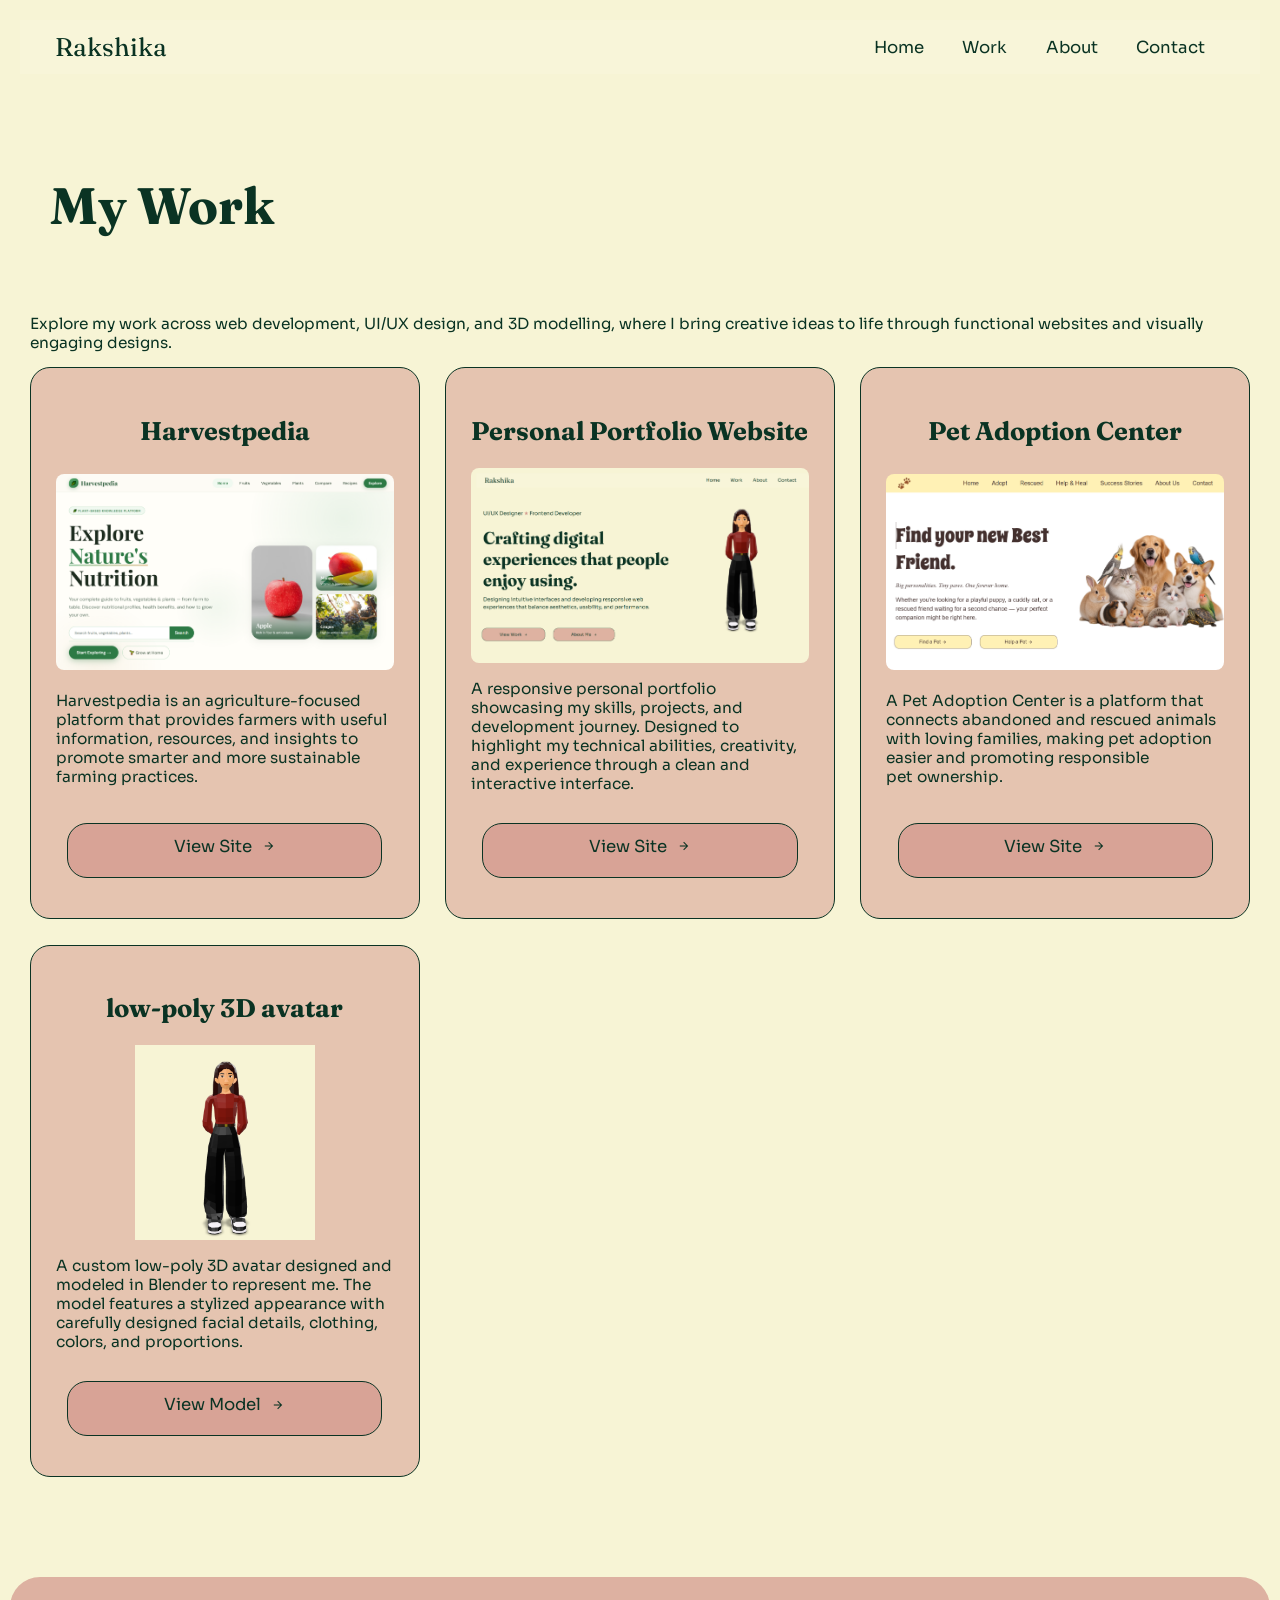
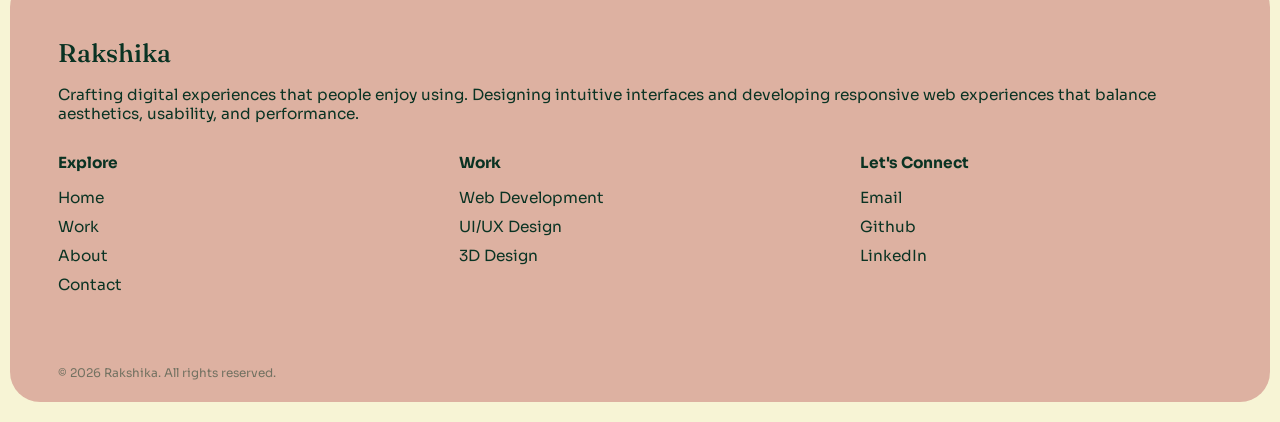
<file: work.html>
<!doctype html>
<html lang="en">
  <head>
    <meta charset="UTF-8" />
    <meta name="viewport" content="width=device-width, initial-scale=1.0" />
    <title>Portfolio</title>
    <link rel="stylesheet" href="styles.css" />
    <link
      href="https://fonts.googleapis.com/css2?family=Audiowide&family=Fraunces:ital,opsz,wght@0,9..144,100..900;1,9..144,100..900&family=Limelight&family=Poppins:ital,wght@0,100;0,200;0,300;0,400;0,500;0,600;0,700;0,800;0,900;1,100;1,200;1,300;1,400;1,500;1,600;1,700;1,800;1,900&display=swap"
      rel="stylesheet"
    />
    <link
      href="https://fonts.googleapis.com/css2?family=Audiowide&family=Fraunces:ital,opsz,wght@0,9..144,100..900;1,9..144,100..900&family=Limelight&family=Poppins:ital,wght@0,100;0,200;0,300;0,400;0,500;0,600;0,700;0,800;0,900;1,100;1,200;1,300;1,400;1,500;1,600;1,700;1,800;1,900&family=Sora:wght@100..800&display=swap"
      rel="stylesheet"
    />
    <link
      rel="icon"
      href="data:image/svg+xml,%3Csvg xmlns='http://www.w3.org/2000/svg' viewBox='0 0 100 100'%3E%3Ctext x='50%25' y='50%25' text-anchor='middle' dominant-baseline='central' font-size='150' fill='white'%3E★%3C/text%3E%3C/svg%3E"
    />

    <link
      rel="stylesheet"
      href="https://fonts.googleapis.com/css2?family=Material+Symbols+Outlined:opsz,wght,FILL,GRAD@20..48,100..700,0..1,-50..200"
    />

    <link
      rel="stylesheet"
      href="https://fonts.googleapis.com/css2?family=Material+Symbols+Outlined:opsz,wght,FILL,GRAD@20..48,100..700,0..1,-50..200"
    />
  </head>
  <body>
    <!----------NAVIGATION BAR ---------->

    <div class="navbar">
      <a href="index.html" class="logo">Rakshika</a>

      <ul class="nav-links" id="navLinks">
        <li><a href="index.html">Home</a></li>
        <li><a href="work.html">Work</a></li>
        <li><a href="about.html">About</a></li>
        <li><a href="contact.html">Contact</a></li>
      </ul>

      <button
        class="hamburger"
        id="hamburger"
        aria-label="Toggle navigation"
        aria-expanded="false"
        aria-controls="navLinks"
      >
        ☰
      </button>
    </div>

    <!----------WORK PAGE CONTENT ---------->
    <div class="work-page">
      <h1>My Work</h1>
      <p>
        Explore my work across web development, UI/UX design, and 3D modelling,
        where I bring creative ideas to life through functional websites and
        visually engaging designs.
      </p>

      <!-- <h2>Web Development</h2> -->
      <div class="work-cards">
        <div class="work-card">
          <h2>Harvestpedia</h2>
          <img
            src="images/Harvestpedia.png"
            alt="Harvestpedia Website Screenshot"
          />

          <p>
            Harvestpedia is an agriculture-focused platform that provides
            farmers with useful information, resources, and insights to promote
            smarter and more sustainable farming practices.
          </p>
          <a
            href="projects/harvestpedia.html"
            class="view-button"
            target="_blank"
            >View Site</a
          >
        </div>
        <div class="work-card">
          <h2>Personal Portfolio Website</h2>
          <img src="../images/Portfolio.png" alt="Personal Portfolio Website Screenshot" />

          <p> A responsive personal portfolio showcasing my skills, projects, and development journey. Designed to highlight my technical abilities, creativity, and experience through a clean and interactive interface.
          </p>
          <a
            href="projects/personal-portfolio.html"
            class="view-button"
            target="_blank"
            >View Site</a
          >
        </div>

        <div class="work-card">
          <h2>Pet Adoption Center</h2>
          <img
            src="images/PetAdoptionCenter.png"
            alt="Pet Adoption Center Website Screenshot"
          />

          <p>
            A Pet Adoption Center is a platform that connects abandoned and
            rescued animals with loving families, making pet adoption easier and
            promoting responsible pet ownership.
          </p>
          <a href="projects/pet-adoption-center.html" class="view-button" target="_blank">View Site</a>
        </div>

        <div class="work-card">
          <h2>low-poly 3D avatar</h2>
          <img
            src="images/3dModel.png"
            alt="3D Model Screenshot"
          />

          <p>
            A custom low-poly 3D avatar designed and modeled in Blender to represent me. The model features a stylized appearance with carefully designed facial details, clothing, colors, and proportions.
          </p>
          <a href="projects/3dmodel.html" class="view-button" target="_blank">View Model</a>
        </div>
      </div>
    </div>
   
   
    <footer>
        <div class="footer-logo">Rakshika</div>
        <p>
          Crafting digital experiences that people enjoy using. Designing
          intuitive interfaces and developing responsive web experiences that
          balance aesthetics, usability, and performance.
        </p>
      </div>
      <div class="footer-grid">
      <div class="footer-column">
        <h3>Explore</h3>
        <a href="index.html">Home</a>
        <a href="work.html">Work</a>
        <a href="about.html">About</a>
        <a href="contact.html">Contact</a>
      </div>
      <div class="footer-column">
        <h3>Work</h3>
        <a href="web.html">Web Development</a>
        <a href="design.html">UI/UX Design</a>
        <a href="3d.html">3D Design</a>
      </div>
      <div class="footer-column">
        <h3>Let's Connect</h3>
        <a href="mailto:v.sai.rakshika@gmail.com">Email</a>
        <a href="https://github.com/V-Sai-Rakshika" target="_blank">Github</a>
        <a href="https://www.linkedin.com/in/sai-rakshika/" target="_blank"
          >LinkedIn</a
        >
      </div>
      </div>
      <div class="footer-bottom">
        <p>© 2026 Rakshika. All rights reserved.</p>
      </div>
    </footer>
    <script src="script.js"></script>
  </body>
</html>
</file>
<file: styles.css>
html {
  font-size: 14px;
  scroll-behavior: smooth;
  scrollbar-color: var(--text) var(--accent);
  scrollbar-width: auto;
}
:root {
  --text: #0a3323;
  --bg: #f7f4d5;
  --accent: #d3968c;
  --bg2: #839958;
  --accent2: #105666;
}
body {
  margin: 20px 10px;
  background-color: var(--bg);
  text-wrap: pretty;
}
ol,
ul {
  list-style: none;
}

::selection {
  background-color: rgba(211, 150, 140, 0.5);
}

/*----------------------------- ARROW -----------------------------*/

.material-symbols-outlined {
  font-family: "Material Symbols Outlined";
  font-size: 20px;
  line-height: 1;

  font-variation-settings:
    "FILL" 0,
    "wght" 400,
    "GRAD" 0,
    "opsz" 24;
}

/*----------------------------- HOME PAGE -----------------------------*/

.home {
  display: flex;
  align-items: center;
  gap: clamp(0px, 1vw, 15px);
  padding: clamp(10px, 2vw, 20px);
}

.home-page-content {
  flex: 1 1 60%;
  min-width: 0;
  max-width: 900px;
  margin-top: clamp(10px, 4vw, 50px);
  color: var(--text);
}

.home-page-content h1 {
  font-size: clamp(2.2rem, 5vw, 5rem);
  font-family: "Fraunces", serif;
  font-weight: 700;
  margin: 0 20px 20px;
}

.home-page-content p {
  max-width: 700px;
  width: auto;
  font-family: "Sora", sans-serif;
  font-size: clamp(1rem, 1.5vw, 1.5rem);
  padding: 0 20px 20px;
  line-height: 1.5;
}
.home-page-define {
  font-family: "Sora", sans-serif;
  font-size: clamp(0.8rem, 1.1vw, 1.1rem);
  padding: 0 20px 20px;
  line-height: 1.5;
}
.hero-model {
  flex: 0 1 40%;
  min-width: 0;
  height: clamp(300px, 40vw, 550px);
  display: flex;
  justify-content: center;
  align-items: center;
  margin-left: clamp(-20px, -1vw, 0px);
}

.hero-model model-viewer {
  width: 100%;
  height: 100%;
  background: transparent;
}

/*----------------------------- NAVIGATION BAR -----------------------------*/

.navbar {
  font-family: "Sora", sans-serif;
  padding: 0 clamp(10px, 3vw, 35px);
  margin: 0 10px;
  display: flex;
  justify-content: space-between;
  align-items: center;
  background-color: rgba(255, 255, 255, 0.1);
  position: relative;
}

.navbar a {
  text-decoration: none;
  color: var(--text);
}

.logo {
  font-size: clamp(1.5rem, 2vw, 2rem);
  font-family: "Fraunces", serif;
}

.nav-links {
  padding: 0 clamp(5px, 2vw, 20px);
  font-size: clamp(1rem, 1.3vw, 1.5rem);
  display: flex;
  align-items: center;
  gap: clamp(15px, 3vw, 3.3rem);
}

.nav-links a {
  position: relative;
  display: inline-block;
  color: var(--text);
  transition:
    transform 0.2s ease-in-out,
    color 0.2s ease-in-out;
}

.nav-links a:hover {
  transform: translateY(-3px);
  color: var(--accent2);
}

.nav-links a:hover::after {
  content: "";
  position: absolute;
  left: 0;
  bottom: -7px;
  width: 100%;
  height: 4px;
  background: var(--accent);
  border-radius: 50px;
}

.hamburger {
  border: none;
  background: none;
  font-size: 1.5rem;
  cursor: pointer;
  display: none;
}

.hamburger:hover {
  color: var(--accent);
}

@media (max-width: 550px) {
  .nav-links {
    display: none;
    position: absolute;
    top: 100%;
    right: 0;

    flex-direction: column;
    align-items: center;
    gap: 0px;

    width: 100px;
    padding: 10px;

    background-color: rgba(247, 244, 213, 0.9);
    border: 1px solid rgba(10, 51, 35, 0.5);
    border-radius: 15px;

    z-index: 1000;
  }
  .nav-links.active {
    display: flex;
  }

  .nav-links a:hover::after {
    content: none;
  }

  .nav-links a {
    padding: 8px 15px;
    border-radius: 10px;
    transition:
      transform 0.2s ease-in-out,
      color 0.2s ease-in-out;
  }

  .nav-links a:hover {
    background-color: rgba(211, 150, 140, 0.3);
    transform: translateY(-3px);
  }

  .hamburger {
    display: block;
  }
}
/*----------------------------- BUTTONS -----------------------------*/

/*----------------------------- HOME PAGE BUTTONS -----------------------------*/

.home-button {
  border: 1px var(--text) solid;
  border-radius: 20px;
  text-align: center;
  color: var(--text);
  font-size: clamp(0.8rem, 1.2vw, 1.2rem);
  font-family: "Sora", sans-serif;
  padding: 15px clamp(20px, 5vw, 100px);
  margin: 30px 15px;
  background-color: rgba(211, 150, 140, 0.7);
  align-items: center;
  justify-content: center;
  gap: 8px;
  text-decoration: none;
}

.home-button::after {
  content: "arrow_forward";
  font-family: "Material Symbols Outlined";
  font-size: clamp(14px, 1vw, 20px);
  line-height: 1;
  vertical-align: middle;
  margin-left: 6px;
}

/*----------------------------- PROJECT PAGE BUTTONS -----------------------------*/

.view-button {
  display: flex;
  width: 75%;
  margin: 15px auto;
  padding: 12px 30px clamp(10px, 2vw, 20px);

  border: 1px solid var(--text);
  border-radius: 20px;
  text-align: center;
  text-decoration: none;
  color: var(--text);
  font-family: "Sora", sans-serif;
  font-size: clamp(0.85rem, 1.3vw, 1.3rem);
  background-color: rgba(211, 150, 140, 0.7);

  align-items: center;
  justify-content: center;
  gap: 4px;

  transition: transform 0.3s ease-in-out;
}

.view-button::after {
  content: "arrow_forward";
  font-family: "Material Symbols Outlined";
  font-size: clamp(14px, 1vw, 20px);
  line-height: 1;
  vertical-align: middle;
  margin-left: 6px;
}

/*----------------------------- BUTTONS HOVER -----------------------------*/

.home-button:hover::after,
.view-button:hover::after {
  content: "arrow_outward";
  font-family: "Material Symbols Outlined";
  font-size: clamp(14px, 1vw, 20px);
  line-height: 1;
  vertical-align: middle;
  margin-left: 6px;
}

.home-button,
.view-button {
  display: inline-flex;
  flex-direction: row;
  align-items: center;
  justify-content: center;
  gap: 4px;
}

.home-button:hover,
.view-button:hover {
  background-color: var(--accent);
  transform: translateY(-3px);
  transition: transform 0.2s ease-in-out;
}

@media (max-width: 768px) {
  .home-button,
  .view-button {
    margin: 10px 15px;
  }
}
@media (max-width: 550px) {
  .home-buttons {
    display: flex;
    flex-direction: column;
    align-items: center;
  }
}
/*----------------------------- PROJECT PAGE-----------------------------*/

/* PROJECT SECTION */

.project-page {
  margin: clamp(50px, 8vw, 100px) clamp(10px, 2vw, 20px);
}

.project-page h1 {
  font-size: clamp(2.2rem, 4vw, 4rem);
  font-family: "Fraunces", serif;
  color: var(--text);
  font-weight: 700;
  margin: 0 20px clamp(30px, 6vw, 90px);
}

.project-cards {
  display: grid;
  grid-template-columns: repeat(3, minmax(0, 1fr));
  gap: clamp(15px, 2vw, 30px);
}

.card {
  min-width: 0;
  border: 1px solid var(--text);
  border-radius: 20px;
  padding: clamp(15px, 2vw, 25px);
  background-color: rgba(211, 150, 140, 0.5);

  display: flex;
  flex-direction: column;
  justify-content: space-between;
  align-items: center;
}

.project-page h2 {
  font-family: "Fraunces", serif;
  color: var(--text);
  font-size: clamp(1.3rem, 2vw, 2rem);
}

.project-page p {
  font-family: "Sora", sans-serif;
  color: var(--text);
  font-size: clamp(0.95rem, 1.2vw, 1.3rem);
}

@media (max-width: 900px) {
  .project-cards {
    grid-template-columns: repeat(2, minmax(0, 1fr));
  }
}

@media (max-width: 550px) {
  .project-cards {
    grid-template-columns: 1fr;
  }
}
/*----------------------------- WORK PAGE -----------------------------*/

.work-page {
  margin: clamp(50px, 8vw, 100px) clamp(10px, 2vw, 20px);
}

.work-page h1 {
  font-size: clamp(2.2rem, 4vw, 4rem);
  font-family: "Fraunces", serif;
  color: var(--text);
  font-weight: 700;
  margin: 0 20px clamp(30px, 6vw, 90px);
}

.work-cards {
  display: grid;
  grid-template-columns: repeat(3, minmax(0, 1fr));
  gap: clamp(15px, 2vw, 30px);
}

.work-card {
  min-width: 0;
  border: 1px solid var(--text);
  border-radius: 20px;
  padding: clamp(15px, 2vw, 25px);
  background-color: rgba(211, 150, 140, 0.5);

  display: flex;
  flex-direction: column;
  justify-content: space-between;
  align-items: center;
}

.work-page h2 {
  font-family: "Fraunces", serif;
  color: var(--text);
  font-size: clamp(1.3rem, 2vw, 2rem);
}

.work-page p {
  font-family: "Sora", sans-serif;
  color: var(--text);
  font-size: clamp(0.95rem, 1.2vw, 1.3rem);
}

.work-page img {
  width: 100%;
  aspect-ratio: 1555 / 900;
  object-fit: contain;
  border-radius: 8px;
  display: block;
}

@media (max-width: 900px) {
  .work-cards {
    grid-template-columns: repeat(2, minmax(0, 1fr));
  }
}

@media (max-width: 550px) {
  .work-cards {
    grid-template-columns: 1fr;
  }
}

/* ABOUT PAGE */

/*----------------------------- ABOUT PAGE -----------------------------*/

.about-page {
  margin: clamp(30px, 5vw, 50px) clamp(10px, 2vw, 20px);
  display: flex;
  align-items: stretch;
  gap: clamp(15px, 2vw, 30px);
}

.about-info {
  flex: 1;
  min-width: 0;
}

.about-page h1,
.about-info h1 {
  padding: 0px 20px;
  font-size: clamp(2.2rem, 4vw, 4rem);
  font-family: "Fraunces", serif;
  color: var(--text);
  font-weight: 700;
  text-align: left;
}

.about-page h2,
.about-info h2 {
  font-family: "Fraunces", serif;
  color: var(--text);
  font-size: clamp(1.3rem, 2vw, 2rem);
  padding: 10px 20px 20px;
}

.about-page p,
.about-info p {
  font-family: "Sora", sans-serif;
  color: var(--text);
  font-size: clamp(0.95rem, 1.3vw, 1.3rem);
  font-weight: 400;
  line-height: 1.5;
  padding-left: 20px;
}

.my-model {
  flex: 0 0 25%;
  min-width: 0;
  align-self: stretch;
  display: flex;
  align-items: stretch;
  justify-content: center;
}

.my-model model-viewer {
  width: 100%;
  height: 100%;
  min-height: 100%;
}

/*----------------------------- SKILL CARDS -----------------------------*/

.skill-cards {
  display: grid;
  grid-template-columns: repeat(3, minmax(0, 1fr));
  gap: clamp(10px, 1.5vw, 15px);
  margin: 0 clamp(10px, 2vw, 20px);
}

.skill-card {
  width: auto;
  min-width: 0;
  min-height: clamp(180px, 18vw, 230px);
  height: auto;
  box-sizing: border-box;

  border: 1px solid var(--text);
  border-radius: 15px;
  padding: 5px clamp(10px, 1.5vw, 15px) 15px;
  margin: 0;

  background-color: rgba(211, 150, 140, 0.5);
}

.skill-card h2 {
  font-family: "Fraunces", serif;
  color: var(--text);
  font-size: clamp(1rem, 1.2vw, 1.2rem);
  padding-left: 10px;
}

/*----------------------------- MORE INFO -----------------------------*/

.more-info {
  margin: clamp(30px, 5vw, 50px) clamp(10px, 2vw, 20px);
  width: auto;
}

.info-cards {
  display: grid;
  grid-template-columns: repeat(2, minmax(0, 1fr));
  gap: clamp(12px, 1.8vw, 18px);
  margin: clamp(10px, 2vw, 20px);
}

.info-card {
  min-width: 0;
  min-height: clamp(180px, 18vw, 225px);
  height: auto;
  box-sizing: border-box;

  border: 1px solid var(--text);
  border-radius: 15px;
  padding: clamp(15px, 2.5vw, 25px) clamp(15px, 3.5vw, 35px);
  margin: 0;

  background-color: rgba(211, 150, 140, 0.3);
}

.more-info h2 {
  font-family: "Fraunces", serif;
  color: var(--text);
  font-size: clamp(1.3rem, 2vw, 2rem);
  padding-left: 20px;
}

.more-info p {
  font-family: "Sora", sans-serif;
  color: var(--text);
  font-size: clamp(0.95rem, 1.3vw, 1.3rem);
  font-weight: 400;
  padding-left: 20px;
  line-height: 1.5;
}

@media (max-width: 900px) {
  .skill-cards {
    grid-template-columns: repeat(2, minmax(0, 1fr));
  }
}

@media (max-width: 768px) {
  .about-page {
    flex-direction: column;
    align-items: center;
  }

  .my-model {
    flex: 1 1 auto;
    width: 100%;
    height: clamp(250px, 60vw, 400px);
  }

  .info-cards {
    grid-template-columns: 1fr;
  }

  .about-info {
    width: 100%;
  }
}

@media (max-width: 550px) {
  .skill-cards {
    grid-template-columns: 1fr;
  }
}

/* CONTACT PAGE */

.contact-page {
  margin: 80px 40px;
  display: grid;
  grid-template-columns: 1fr 1fr;
  gap: 60px;
  align-items: center;
  min-height: 400px;
}

.contact-info h1 {
  font-family: "Fraunces", serif;
  font-size: 3.5rem;
  color: var(--text);
  margin-bottom: 15px;
}

.contact-info p {
  font-family: "Sora", sans-serif;
  font-size: 1.3rem;
  line-height: 1.6;
  color: var(--text);
}

.contact-links {
  display: flex;
  flex-direction: column;
  gap: 25px;
  margin-top: 30px;
}

.contact-links a {
  display: flex;
  align-items: center;
  gap: 15px;
  text-decoration: none;
  color: var(--text);
  font-family: "Sora", sans-serif;
  font-size: 1.2rem;
}

.contact-links a:hover {
  color: var(--accent2);
}

.contact-links .material-symbols-outlined {
  font-size: 25px;
}

/* CONTACT FORM */

.contact-form {
  border: 1px solid var(--text);
  border-radius: 20px;
  padding: 25px;
  background-color: rgba(211, 150, 140, 0.2);
}

.contact-form form {
  display: flex;
  flex-direction: column;
  gap: 12px;
}

.contact-form label {
  font-family: "Sora", sans-serif;
  font-size: 1.1rem;
  color: var(--text);
}

.contact-form input,
.contact-form textarea {
  font-family: "Sora", sans-serif;
  font-size: 1rem;
  padding: 12px;
  border: 1px solid var(--text);
  border-radius: 12px;
  background-color: var(--bg);
  color: var(--text);
  outline: none;
}

.contact-form textarea {
  height: 120px;
  resize: vertical;
}

.contact-form input:focus,
.contact-form textarea:focus {
  border: 2px solid var(--accent2);
}

.contact-form .view-button {
  cursor: pointer;
  width: 60%;
  margin: 15px 0 0;
}

@media (max-width: 768px) {
  .contact-page {
    grid-template-columns: 1fr;
    gap: 35px;
    margin: 50px 20px;
  }

  .contact-info h1 {
    font-size: 2.8rem;
  }

  .contact-form .view-button {
    width: 100%;
  }
}

/* footer */

footer {
  font-family: "Sora", sans-serif;
  font-size: clamp(0.9rem, 1.2vw, 1.3rem);
  background-color: rgba(211, 150, 140, 0.7);
  color: var(--text);
  padding: clamp(25px, 5vw, 60px) clamp(15px, 4vw, 48px) 10px;
  border-radius: 30px;
  margin: 0;
}

.footer-logo {
  font-family: "Fraunces", serif;
  font-size: clamp(1.5rem, 2vw, 2rem);
  font-weight: 500;
  margin-bottom: 14px;
}

.footer-brand p {
  font-size: clamp(0.8rem, 1vw, 0.95rem);
  opacity: 0.65;
  line-height: 1.7;
  max-width: 450px;
}

.footer-grid {
  display: grid;
  grid-template-columns: repeat(3, minmax(0, 1fr));
  gap: clamp(15px, 3vw, 40px);
  margin-bottom: 30px;
}

.footer-column h3 {
  font-size: clamp(1rem, 1.2vw, 1.2rem);
}

.footer-column a {
  display: block;
  color: var(--text);
  text-decoration: none;
  margin-bottom: 10px;
  transition: color 0.2s ease;
  cursor: pointer;
}

.footer-column a:hover {
  color: var(--accent2);
}

.footer-bottom {
  padding-top: 20px;
  display: flex;
  align-items: center;
  font-size: 0.85rem;
  opacity: 0.5;
}

@media (max-width: 480px) {
  .footer-grid {
    grid-template-columns: 1fr 1fr;
    gap: 20px 10px;
  }

  .footer-bottom {
    justify-content: center;
    text-align: center;
  }
}

/*----------------------------- INDIVIDUAL PROJECTS -----------------------------*/

/*----------------------------- PROJECT DETAIL PAGE -----------------------------*/

.project-detail {
  margin: clamp(25px, 4vw, 40px) clamp(10px, 3vw, 30px) clamp(35px, 6vw, 60px);
  color: var(--text);
  min-width: 0;
}

.back-link {
  text-decoration: none;
  color: var(--text);
  font-family: "Sora", sans-serif;
  font-size: clamp(0.85rem, 1vw, 1rem);
}

/*----------------------------- PROJECT HERO -----------------------------*/

.back-link::before {
  content: "arrow_back";
  font-family: "Material Symbols Outlined";
  font-size: clamp(14px, 1vw, 20px);
  vertical-align: middle;
  margin-right: 6px;
}

.project-hero {
  display: grid;
  grid-template-columns: minmax(0, 1fr) minmax(0, 1.2fr);
  gap: clamp(15px, 2vw, 30px);
  align-items: center;
  margin: clamp(15px, 2vw, 25px) 0 clamp(25px, 3vw, 35px);
}

.project-cover {
  width: 100%;
  aspect-ratio: 16 / 9;
  object-fit: cover;
  border-radius: 15px;
}

.project-heading {
  min-width: 0;
}

.project-heading h1 {
  font-family: "Fraunces", serif;
  font-size: clamp(2rem, 4vw, 3rem);
  margin: 0 0 clamp(10px, 1.5vw, 15px);
}

.project-tags {
  display: flex;
  gap: clamp(6px, 1vw, 10px);
  flex-wrap: wrap;
}

.project-tags span {
  border: 1px solid var(--text);
  border-radius: 20px;
  padding: clamp(5px, 0.7vw, 6px) clamp(10px, 1.5vw, 15px);
  font-family: "Sora", sans-serif;
  font-size: clamp(0.8rem, 1vw, 1rem);
}

.project-actions {
  display: flex;
  flex-wrap: wrap;
  gap: clamp(8px, 1.5vw, 15px);
  margin-top: clamp(15px, 2vw, 25px);
}

.project-actions a {
  text-decoration: none;
  color: var(--text);
  border: 1px solid var(--text);
  border-radius: 20px;
  padding: clamp(8px, 1vw, 10px) clamp(15px, 2vw, 25px);
  font-family: "Sora", sans-serif;
  font-size: clamp(0.85rem, 1vw, 1rem);
  background-color: rgba(211, 150, 140, 0.7);
}

.project-actions a:hover {
  background-color: var(--accent);
  color: var(--text);
  transform: translateY(-3px);
  transition: transform 0.2s ease-in-out;
}

.project-actions a::after {
  content: "arrow_forward";
  font-family: "Material Symbols Outlined";
  font-size: clamp(0.8rem, 1vw, 1rem);
}

.project-actions:hover a::after {
  content: "arrow_outward";
  font-family: "Material Symbols Outlined";
  font-size: clamp(0.8rem, 1vw, 1rem);
}

/*----------------------------- PROJECT INFORMATION -----------------------------*/

.project-info {
  display: grid;
  grid-template-columns: minmax(0, 1.2fr) minmax(0, 1fr);
  gap: clamp(15px, 2vw, 25px) clamp(20px, 3vw, 40px);
  margin: clamp(25px, 3vw, 35px) clamp(5px, 1vw, 10px);
}

.project-info h2,
.project-gallery h2 {
  font-family: "Fraunces", serif;
  font-size: clamp(1.3rem, 2vw, 1.7rem);
}

.project-info p,
.project-info li {
  font-family: "Sora", sans-serif;
  font-size: clamp(0.9rem, 1.3vw, 1.1rem);
  line-height: 1.6;
}

.tech-items {
  display: flex;
  flex-wrap: wrap;
  gap: clamp(6px, 1vw, 10px);
}

.tech-items span {
  border: 1px solid var(--text);
  border-radius: 8px;
  padding: clamp(7px, 1vw, 10px) clamp(10px, 1.5vw, 15px);
  background-color: rgba(211, 150, 140, 0.3);
  font-family: "Sora", sans-serif;
  font-size: clamp(0.8rem, 1vw, 1rem);
}

/*----------------------------- PROJECT GALLERY -----------------------------*/

.project-gallery {
  margin: clamp(25px, 4vw, 40px) clamp(5px, 1vw, 10px);
}

.gallery-images {
  display: grid;
  grid-template-columns: repeat(3, minmax(0, 1fr));
  gap: clamp(10px, 1.5vw, 20px);
}

.gallery-images img {
  width: 100%;
  aspect-ratio: 1555 / 900;
  object-fit: contain;
  border-radius: 8px;
  display: block;
  border: var(--text) 1px solid;
}

/*----------------------------- RESPONSIVE -----------------------------*/

@media (max-width: 900px) {
  .gallery-images {
    grid-template-columns: repeat(2, minmax(0, 1fr));
  }
}

@media (max-width: 768px) {
  .project-hero {
    grid-template-columns: 1fr;
  }

  .project-info {
    grid-template-columns: 1fr;
  }
}

@media (max-width: 550px) {
  .gallery-images {
    grid-template-columns: 1fr;
  }

  .project-actions {
    flex-direction: column;
    align-items: flex-start;
  }

  .project-actions a {
    text-align: center;
  }
}
</file>
